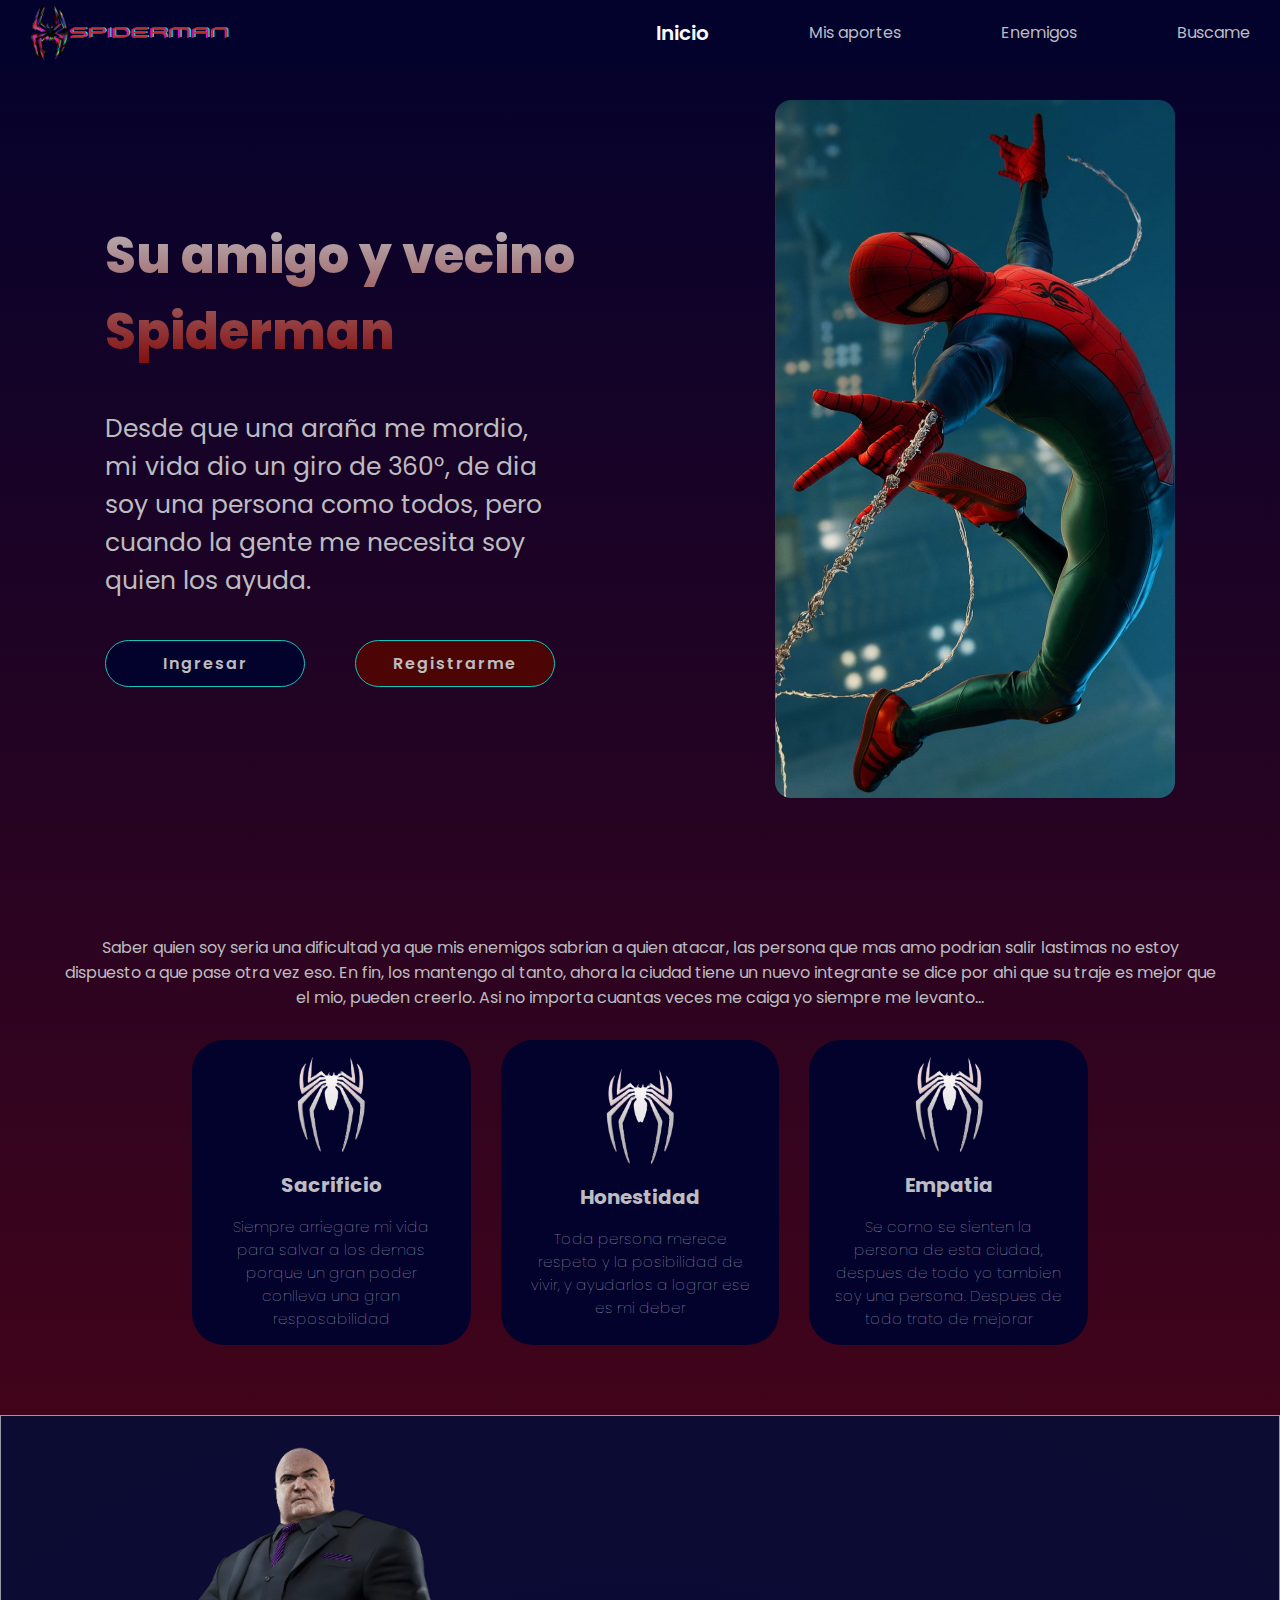
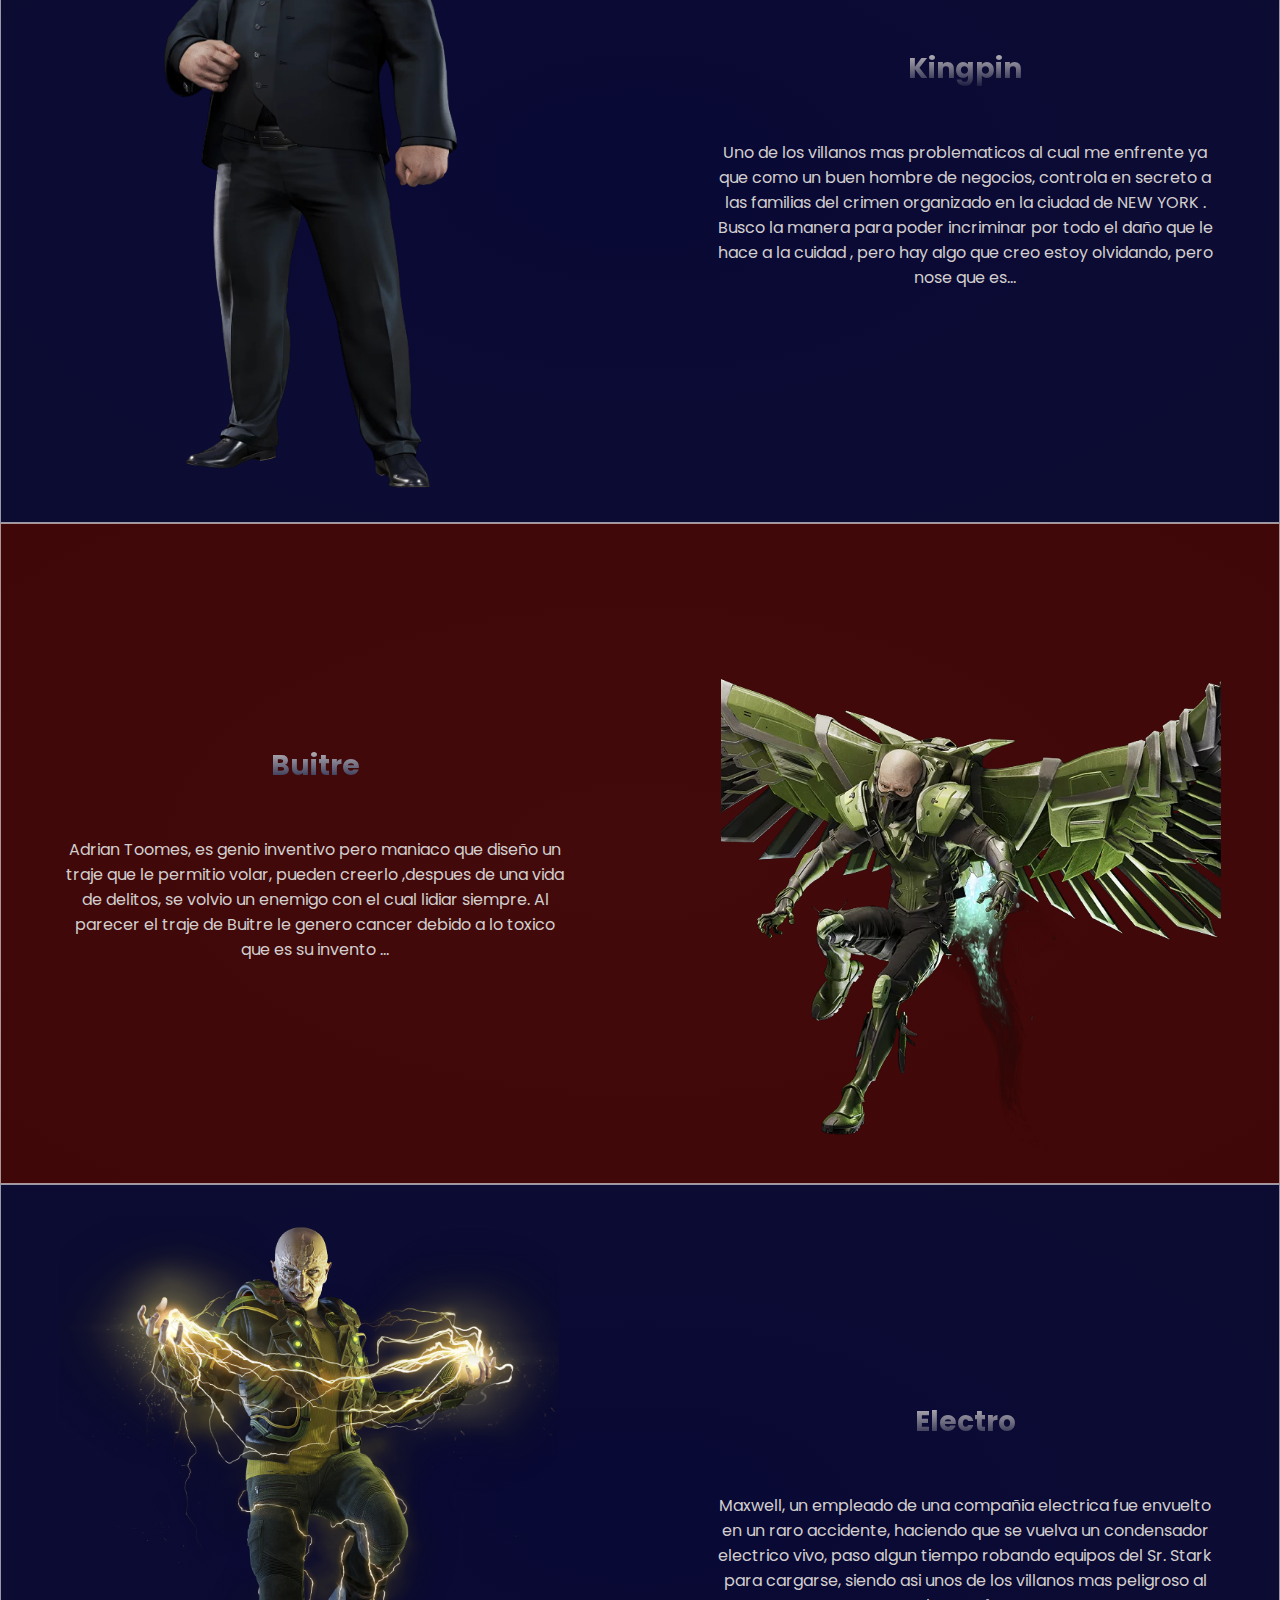
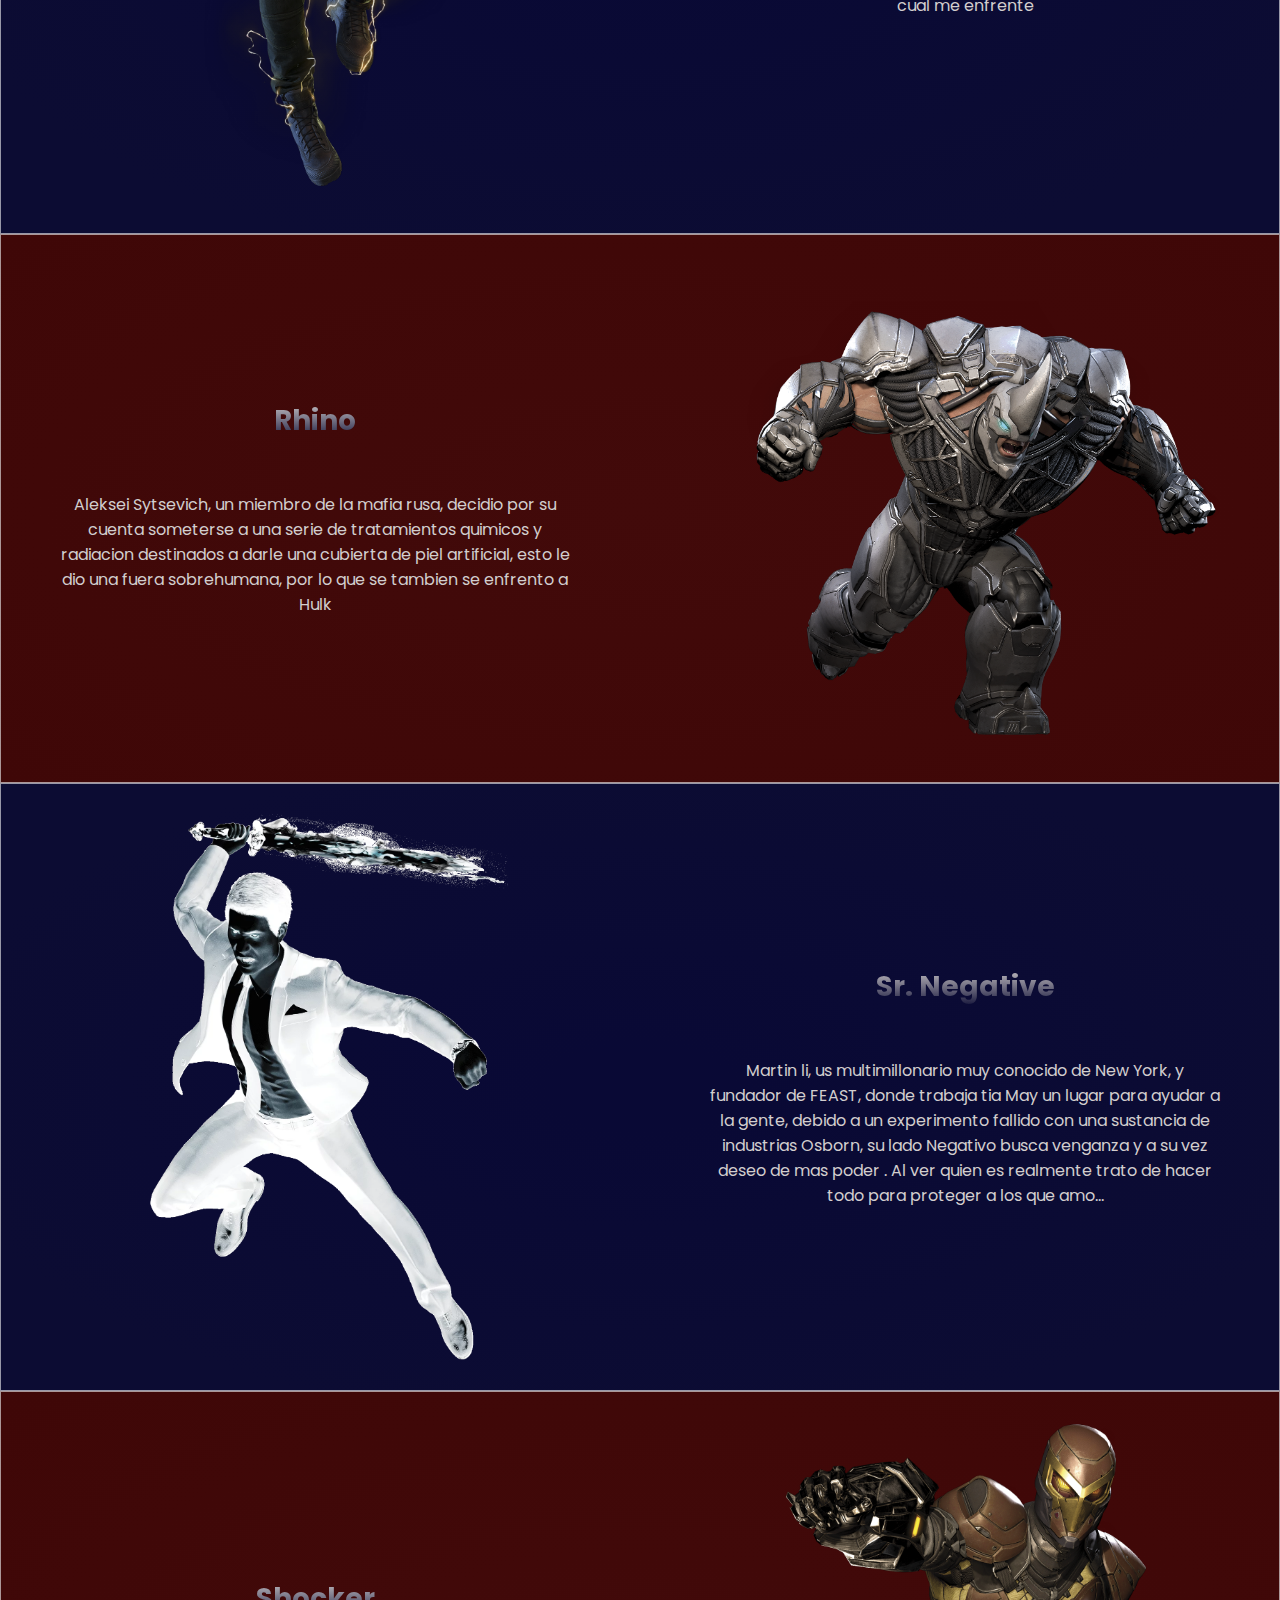
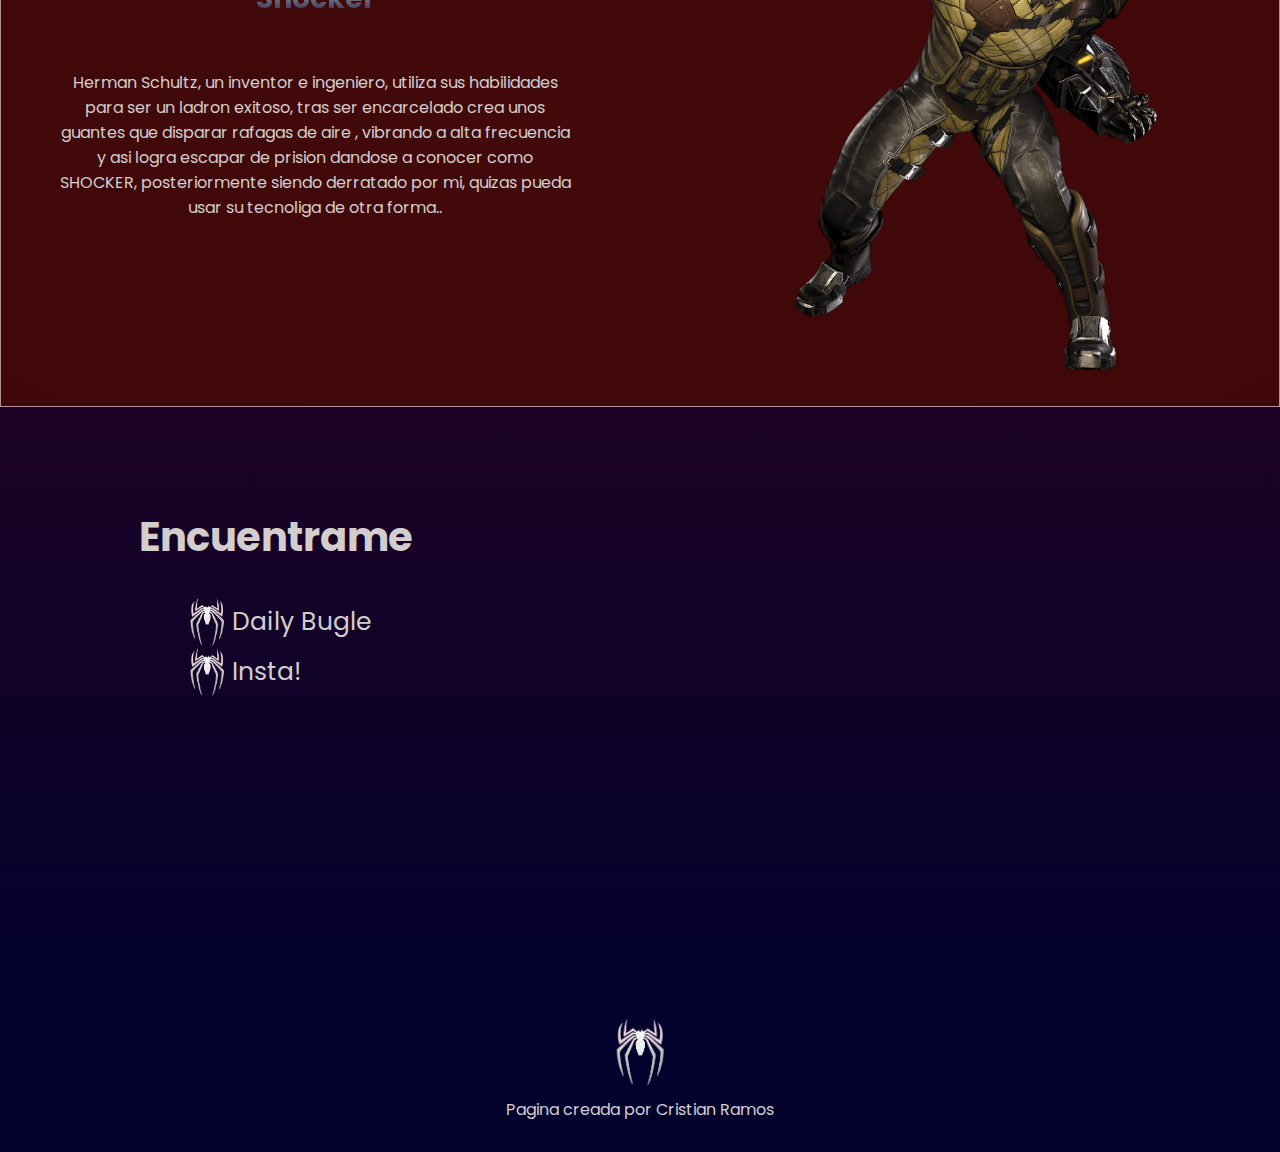
<file: index.html>
<!DOCTYPE html>
<html lang="en">
<head>
    <meta charset="UTF-8">
    <meta name="viewport" content="width=device-width, initial-scale=1.0">
    <title>Spider Man</title>

    <link rel="apple-touch-icon" sizes="180x180" href="/assets/favicon/apple-touch-icon.png">
    <link rel="icon" type="image/png" sizes="32x32" href="/assets/favicon/favicon-32x32.png">
    <link rel="icon" type="image/png" sizes="16x16" href="/assets/favicon/favicon-16x16.png">
    <link rel="manifest" href="/assets/favicon/site.webmanifest">

    <link rel="stylesheet" href="./assets/style.css">
    <link rel="stylesheet" href="./assets/mediaquares.css">
    <link rel="stylesheet" href="./assets/animaciones.css">
</head>
<body>
    <header class="header">

        <img src="./assets/img/spiderman.png" alt="logo" class="navbar__logo">

        <nav class="navbar">
            
            <input type="checkbox" class="toggle-menu" id="toggle-menu">
            <label for="toggle-menu" class="menu-label">
                <span class="menu-label-span-1">

                </span>
                <span class="menu-label-span-2">

                </span>
                <span class="menu-label-span-3">

                </span>
            </label>
            <ul class="navbar__list">
                <li><a href="#hero">Inicio</a></li>
                <li><a href="#benefit">Mis aportes</a></li>
                <li><a href="#enemies">Enemigos</a></li>
                <li><a href="#location">Buscame </a></li>
            </ul>

            <div class="overlay"></div>
        </nav>

    </header>

    <main class="main">

        <section id="hero">
            <div class="hero__home">
                <h1>Su amigo y vecino Spiderman</h1>
                <p>Desde que una araña me mordio, mi vida dio un giro de 360°, de dia soy una persona como todos, pero cuando la gente me necesita 
                    soy quien los ayuda. 
                </p>

                <div class="home__buttom">
                    <a href="./login.html" class="btn btn--login">Ingresar</a>
                    <a href="./register.html" class="btn btn--register">Registrarme</a>
                </div>

            </div>
            <div class="hero__spidy">
                <img src="./assets/img/spider cart.jpg" alt="spydi">
            </div>
        </section>

        <section id="about">
            <div>
                <p>Saber quien soy seria una dificultad ya que mis enemigos sabrian a quien atacar, las persona que mas amo podrian salir lastimas no estoy dispuesto a que pase otra vez eso. En fin, los mantengo al tanto, ahora la ciudad tiene un nuevo integrante se dice por ahi que su traje es mejor que el mio, pueden creerlo. Asi no importa cuantas veces me caiga yo siempre me levanto...</p>
            </div>
        </section>

        <section id="benefit">
            <div class="content">
                <div class="content--spidy">
                    <img src="./assets/img/Spiderman  benifit.png" alt="benefit">
                    <h3>Sacrificio</h3>
                    <p>Siempre arriegare mi vida para salvar a los demas porque un gran poder conlleva una gran resposabilidad</p>
                </div>
                <div class="content--spidy">
                    <img src="./assets/img/Spiderman  benifit.png" alt="benefit">
                    <h3>Honestidad</h3>
                    <p>Toda persona merece respeto y la posibilidad de vivir, y ayudarlos a lograr ese es mi deber</p>
                </div>
                <div class="content--spidy">
                    <img src="./assets/img/Spiderman  benifit.png" alt="benefit">
                    <h3>Empatia</h3>
                    <p>Se como se sienten la persona de esta ciudad, despues de todo yo tambien soy una persona. Despues de todo trato de mejorar</p>
                </div>
            </div>
        </section>
        
        <section id="enemies">
            <div class="villans">
                <div class="villans__cart kingpin">
                    <div class="villans__cart--info">
                        <h3>Kingpin</h3>
                        <p>Uno de los villanos mas problematicos al cual me enfrente
                            ya que como un buen hombre de negocios, controla en secreto
                            a las familias del crimen organizado en la ciudad de NEW YORK
                            . Busco la manera para poder incriminar por todo el daño que
                            le hace a la cuidad , pero hay algo que creo estoy olvidando, pero 
                            nose que es...
                        </p>
                    </div>
                    <img src="./assets/img/kingpin 2.png" alt="king">
                    
                </div>
                <div class="villans__cart buitre ">
                    <div class="villans__cart--info ">
                        <h3>Buitre</h3>
                        <p>Adrian Toomes, es genio inventivo pero maniaco que diseño un traje
                            que le permitio volar, pueden creerlo ,despues de una vida de delitos, se volvio 
                            un enemigo con el cual lidiar siempre. Al parecer el traje de Buitre le
                            genero cancer debido a lo toxico que es su invento ...
                        </p>
                    </div>
                    <img src="./assets/img/buitre 3.png" alt="vulture">
                    
                </div> 
                <div class="villans__cart electro">
                    <div class="villans__cart--info ">
                        <h3>Electro</h3>
                        <p>Maxwell, un empleado de una compañia electrica
                            fue envuelto en un raro accidente, haciendo que se vuelva
                            un condensador electrico vivo, paso algun tiempo robando equipos del 
                            Sr. Stark para cargarse, siendo asi unos de los villanos mas peligroso al cual me enfrente
                        </p>
                    </div>
                    <img src="./assets/img/electro 2.png" alt="elec">
                    
                </div>
                <div class="villans__cart rhino">
                    <div class="villans__cart--info">
                        <h3>Rhino</h3>
                        <p>Aleksei Sytsevich, un miembro de la mafia rusa, decidio por su cuenta
                            someterse a una serie de tratamientos quimicos y radiacion destinados 
                            a darle una cubierta de piel artificial, esto le dio una fuera sobrehumana, por lo
                            que se tambien se enfrento a Hulk 
                        </p>
                    </div>
                    <img src="./assets/img/rhino 2.png" alt="rino">
                    
                </div>
                <div class="villans__cart negative">
                    <div class="villans__cart--info">
                        <h3>Sr. Negative</h3>
                        <p>Martin li, us multimillonario muy conocido de New York, y fundador de FEAST, donde trabaja 
                            tia May un lugar para ayudar a la gente, debido a un experimento fallido con una sustancia de 
                            industrias Osborn, su lado Negativo busca venganza y a su vez deseo de mas poder
                            . Al ver quien es realmente trato de hacer todo para proteger a los que amo...
                        </p>
                    </div>
                    <img src="./assets/img/negative 2.png" alt="negat">
                    
                </div>
                <div class="villans__cart shocker">
                    <div class="villans__cart--info">
                        <h3>Shocker</h3>
                        <p>Herman Schultz, un inventor e ingeniero,  utiliza sus habilidades para ser un ladron
                            exitoso, tras ser encarcelado crea unos guantes que disparar rafagas de aire 
                            , vibrando a alta frecuencia y asi logra escapar de prision dandose a conocer
                            como SHOCKER, posteriormente siendo derratado por mi, quizas pueda usar su tecnoliga de 
                            otra forma..
                        </p>
                    </div>
                    <img src="./assets/img/shoquer 2.png" alt="choquer">
                    
                </div>
            </div>
        </section>

        <section id="location">

            <div class="follow">
                <h3>Encuentrame</h3>
                <div class="followme">
                    
                    <div class="followme--location">
                        <img src="./assets/img/Spiderman  benifit.png" alt="spidi">
                        <a href="#">Daily Bugle</a>
                    </div>
                    <div class="followme--location">
                        <img src="./assets/img/Spiderman  benifit.png" alt="spidi">
                        <a href="#">Insta!</a>
                    </div>

                </div>    
            </div>
            <iframe src="https://www.google.com/maps/embed?pb=!1m18!1m12!1m3!1d193595.2527999406!2d-74.14448771969894!3d40.697631233373556!2m3!1f0!2f0!3f0!3m2!1i1024!2i768!4f13.1!3m3!1m2!1s0x89c24fa5d33f083b%3A0xc80b8f06e177fe62!2sNueva%20York%2C%20EE.%20UU.!5e0!3m2!1ses-419!2sar!4v1690856951949!5m2!1ses-419!2sar" width="600" height="450" style="border:0;" allowfullscreen="" loading="lazy" referrerpolicy="no-referrer-when-downgrade"></iframe>
        </section>
    </main>

    <footer class="footer">
        <div class="footer__spidy">
            <img src="./assets/img/Spiderman  benifit.png" alt="">
            <p>Pagina creada por Cristian Ramos</p>
        </div>
    </footer>
</body>
</html>
</file>
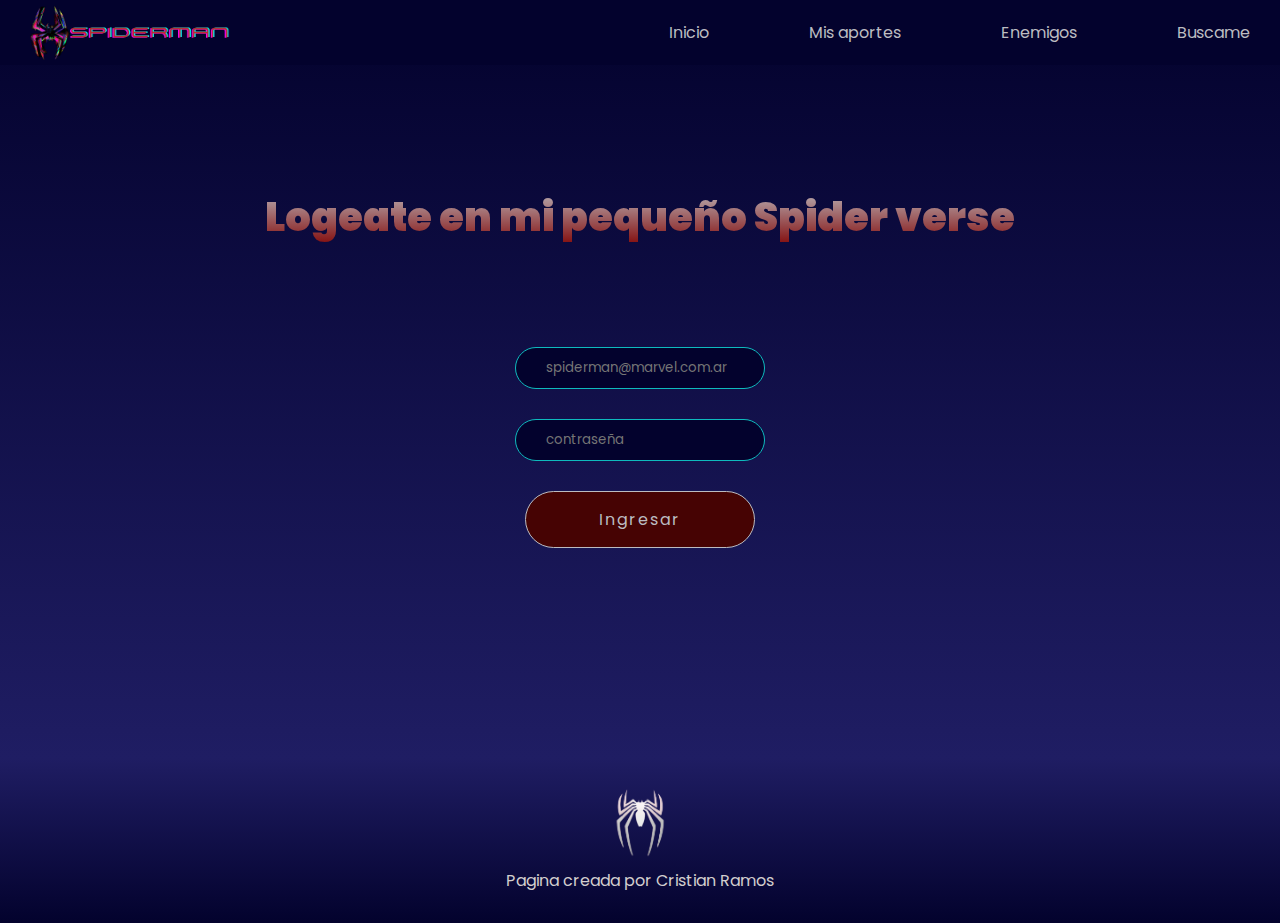
<file: login.html>
<!DOCTYPE html>
<html lang="en">
<head>
    <meta charset="UTF-8">
    <meta name="viewport" content="width=device-width, initial-scale=1.0">
    <title>Logeate rey</title>
    <link rel="stylesheet" href="assets/login.css">
    <link rel="stylesheet" href="./assets/mediaquares.css">
    <link rel="stylesheet" href="./assets/animaciones.css">

    <link rel="apple-touch-icon" sizes="180x180" href="/assets/favicon/apple-touch-icon.png">
    <link rel="icon" type="image/png" sizes="32x32" href="/assets/favicon/favicon-32x32.png">
    <link rel="icon" type="image/png" sizes="16x16" href="/assets/favicon/favicon-16x16.png">
    <link rel="manifest" href="/assets/favicon/site.webmanifest">
    
</head>
<body>
    <header class="header">

        <img src="./assets/img/spiderman.png" alt="logo" class="navbar__logo">

        <nav class="navbar">
            
            <input type="checkbox" class="toggle-menu" id="toggle-menu">
            <label for="toggle-menu" class="menu-label">
                <span class="menu-label-span-1">

                </span>
                <span class="menu-label-span-2">

                </span>
                <span class="menu-label-span-3">

                </span>
            </label>
            <ul class="navbar__list">
                <li><a href="https://integrador-01-pi.vercel.app/#hero">Inicio</a></li>
                <li><a href="https://integrador-01-pi.vercel.app/#benefit">Mis aportes</a></li>
                <li><a href="https://integrador-01-pi.vercel.app/#enemies">Enemigos</a></li>
                <li><a href="https://integrador-01-pi.vercel.app/#location">Buscame </a></li>
            </ul>

            <div class="overlay"></div>
        </nav>

    </header>
    <main class="main__login">
        <section class="login">
            <h1>Logeate en mi pequeño Spider verse</h1>

            <form class="login__menu">

                <input type="email" placeholder="spiderman@marvel.com.ar" class="log">
                <input type="password" placeholder="contraseña" class="password">
                
                <a href="./index.html">Ingresar</a>
            </form>
        </section>
    </main>
    
    <footer class="footer__login">
        <div class="footer__spidy--login">
            <img src="./assets/img/Spiderman  benifit.png" alt="">
            <p>Pagina creada por Cristian Ramos</p>
        </div>
    </footer>
</body>
</html>
</file>
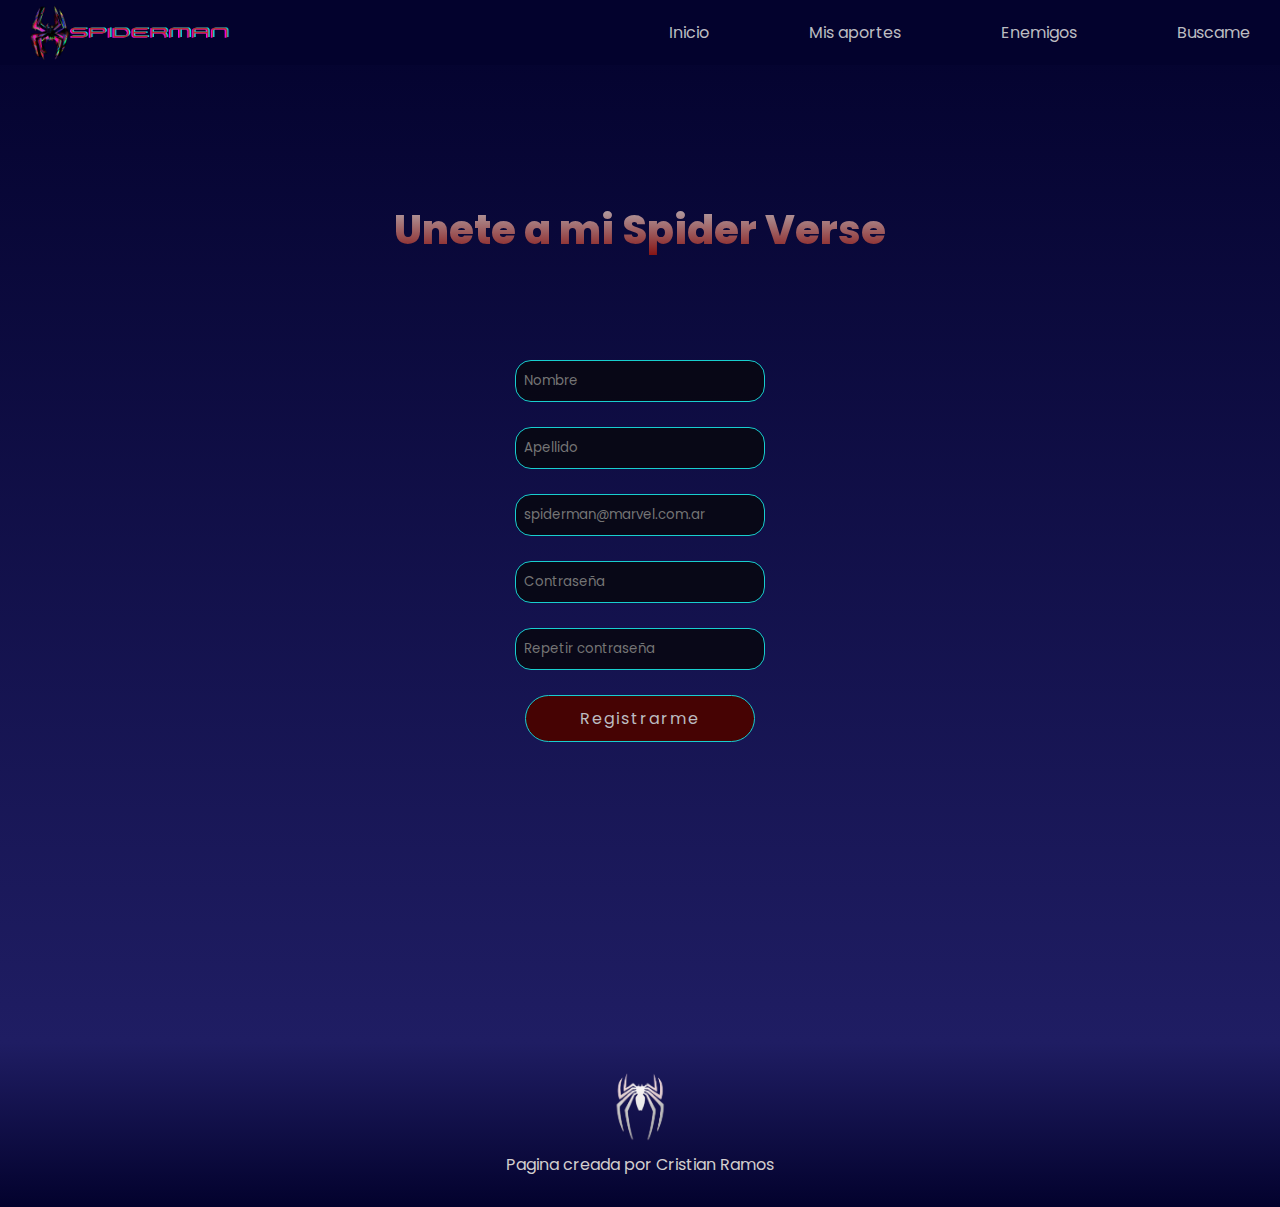
<file: register.html>
<!DOCTYPE html>
<html lang="en">
<head>
    <meta charset="UTF-8">
    <meta name="viewport" content="width=device-width, initial-scale=1.0">
    <title>Registrate rey</title>
    <link rel="stylesheet" href="./assets/register.css">
    <link rel="stylesheet" href="./assets/mediaquares.css">
    <link rel="stylesheet" href="./assets/animaciones.css">

    <link rel="apple-touch-icon" sizes="180x180" href="/assets/favicon/apple-touch-icon.png">
    <link rel="icon" type="image/png" sizes="32x32" href="/assets/favicon/favicon-32x32.png">
    <link rel="icon" type="image/png" sizes="16x16" href="/assets/favicon/favicon-16x16.png">
    <link rel="manifest" href="/assets/favicon/site.webmanifest">
    
</head>
<body>
    <header class="header">

        <img src="./assets/img/spiderman.png" alt="logo" class="navbar__logo">

        <nav class="navbar">
            
            <input type="checkbox" class="toggle-menu" id="toggle-menu">
            <label for="toggle-menu" class="menu-label">
                <span class="menu-label-span-1">

                </span>
                <span class="menu-label-span-2">

                </span>
                <span class="menu-label-span-3">

                </span>
            </label>
            <ul class="navbar__list">
                <li><a href="https://integrador-01-pi.vercel.app/#hero">Inicio</a></li>
                <li><a href="https://integrador-01-pi.vercel.app/#benefit">Mis aportes</a></li>
                <li><a href="https://integrador-01-pi.vercel.app/#enemies">Enemigos</a></li>
                <li><a href="https://integrador-01-pi.vercel.app/#location">Buscame </a></li>
            </ul>

            <div class="overlay"></div>
        </nav>

    </header>
    <main class="main__register">
        
        <h1>Unete a mi Spider Verse</h1>
        <form class="register">

            <div class="register__box">

                <input type="text" placeholder="Nombre" id="nombre-register">


                <input type="text" placeholder="Apellido" id="apellido-register">


                <input type="email" placeholder="spiderman@marvel.com.ar" id="mail-register">


                <input type="password" placeholder="Contraseña" id="pass-register">


                <input type="password" placeholder="Repetir contraseña" id="pass-2-register">

                <a href="./index.html">Registrarme</a>

            </div>
        </form>
    </main>
    <footer class="footer__register">
        <div class="footer__spidy--register">
            <img src="./assets/img/Spiderman  benifit.png" alt="">
            <p>Pagina creada por Cristian Ramos</p>
        </div>
    </footer>
</body>
</html>
</file>
<file: assets/style.css>
@import url("https://fonts.googleapis.com/css2?family=Montserrat:wght@300;400;600;700;800;900&family=Poppins:wght@300;400;500;600;700;800&display=swap");


*{
    margin: 0;
    padding: 0;
    box-sizing: border-box;
    text-decoration: none;
    list-style-type: none;
    font-family: "Poppins", sans-serif;
}
body{
    overflow-x: hidden;
}
.header{
    display: flex;
    justify-content: space-between;
    align-items: center;
    padding: 5px 30px 5px 30px;
    width: 100%;
    background: #03022d;
    height: 65px;
    position: fixed;
    z-index: 2;
}

.navbar__logo{
    width: 200px;
}

.navbar,
.navbar__list{
    display: flex;
    justify-content: center;
    align-items: center;
    gap: 100px;
}

.navbar__list li:first-child>a{
    font-size: 20px;
    color: #fbfbff;
    font-weight: 600;
}

.navbar__list a{
    color: #bcbcc1;
}

#toggle-menu,
.menu-label{
    display: none;
}

.main{ 
    display: flex;
    flex-direction: column;
    justify-content: center;
    align-items: center;
    background: linear-gradient(#03022d,#810606,#03022d);
}

#hero{
    display: flex;
    justify-content: center;
    align-items: center;
    gap: 30px;
    padding: 100px 0;
}

.hero__home{
    display: flex;
    flex-direction: column;
    width: 50%;
    gap: 40px; 
}

.hero__home h1{
    font-size: 50px;
    font-weight: 800;
    background: linear-gradient(#bcbcc1,#810606);
    color: transparent;
    background-clip: text;
    -webkit-background-clip: text; 
}

.hero__home p{
    width: 70%;
    font-size: 25px;
    color: #bcbcc1;
}

.home__buttom{
    display: flex;
    flex-direction: row;
    gap: 50px;
}

.btn{
    padding: 10px;
    text-align: center;
    color: #bcbcc1;
    width: 200px;
    letter-spacing: 2px;
    font-weight: 600;
    transition: all 0.7s ease-out;

}

.btn--login{
    background: #03022d;
    border-radius: 2rem;
    border: 1px solid #11c7bb;
}

.btn--register{
    background: #4c0404;
    border-radius: 2rem;
    border: 1px solid #11c7bb;
    
}

.hero__spidy img{
    width: 400px;
    border-radius: 1rem;
}

#about{
    display: flex;
    align-items: center;
    justify-content: center;
    width: 90%;
    padding: 30px 0;
    max-width: 1200px;
    text-align: center;
    color: #bcbcc1;
}

#benefit{
    color: #bcbcc1;
    display: flex;
    justify-content: center;
    align-items: center;
}

.content{
    display: flex;
    flex-direction: row;
    justify-content: center;
    gap: 30px;
    max-width: 70%;
}

.content--spidy{
    display: flex;
    flex-direction: column;
    justify-content: center;
    align-items: center;
    text-align: center;
    gap: 15px;
    background: #03022d;
    padding: 15px 25px 15px 25px;
    border-radius: 2rem;
    width: 60%;
    transition: all 0.7s ease-out;

}

.content--spidy img{
    width: 100px;
}

.content--spidy h3{
    font-size: 20px;
    font-weight: 700;
}

.content--spidy p{
    font-size: 15px;
    font-weight: 60;
}

.villans {
    display: flex;
    flex-direction: column;
    padding: 70px 0;
}

.villans__cart img{
    width: 500px;
}

.villans__cart{
    display: flex;
    justify-content: center;
    align-items: center;
    gap: 150px;
    animation: scale2 1.2s ease-out forwards;
    border: 1px solid #ececeea0;
}

.villans__cart--info{
    display: flex;
    flex-direction: column;
    justify-content: center;
    align-items:center;
    gap: 50px;
    max-width: 40%;
}

.villans__cart--info h3{
    background: linear-gradient(#d2cece,#0c0c33);
    color: transparent;
    background-clip: text;
    -webkit-background-clip: text;
    font-size: 28px;
}

.villans__cart--info p{
    color: #d2cece;
    text-align: center;
}

/* VILLANS */

.kingpin{
    background: radial-gradient(#090935 10%,#0c0c33 80%);
    padding: 30px 0px;
}

.buitre{
    background:radial-gradient(#420a0a,#3f0707);
    padding: 30px 0px;
    width: 100%;
}

.electro{
    background: radial-gradient(#090935 10%,#0c0c33 80%);
    padding: 30px 0px;
    width: 100%;
}

.rhino{
    background:radial-gradient(#420a0a,#3f0707);
    padding: 30px 0px;
    width: 100%;
}

.negative{
    background: radial-gradient(#090935 10%,#0c0c33 80%);
    padding: 30px 0px;
    width: 100%;
}

.shocker{
    background:radial-gradient(#420a0a,#3f0707);
    padding: 30px 0px;
    width: 100%;
}

.kingpin>.villans__cart--info,
.electro>.villans__cart--info,
.negative>.villans__cart--info{
    order: 2;
}

#location{
    display: flex;
    justify-content: space-around;
    padding: 30px 0;
    width: 100%;
    
}

iframe{
    width: 450px;
    border-radius:  2rem;
}

.follow{
    display: flex;
    flex-direction: column;
    justify-content: flex-start;
    align-items: center;
    gap: 30px;
}

.follow h3{
    font-size: 40px;
    color: #d2cece;
}

.followme a{
    color: #d2cece;
}

.followme--location{
    display: flex;
    justify-content: flex-start;
    align-items: center; 
    font-size: 25px;
}

.followme--location img{
    width: 50px;
}

.footer{
    background-color: #03022d;
}

.footer__spidy img{
    width: 70px;
}

.footer__spidy p{
    color: #d2cece;
}

.footer__spidy{
    display: flex;
    flex-direction: column;
    justify-content: center;
    align-items: center;
    padding: 30px 0;
    gap: 10px;
}
</file>
<file: assets/mediaquares.css>
@media (max-width:1250px){
    .hero__spidy img {
        width: 350px;
    }

    .villans__cart {
        display: flex;
        justify-content: space-around;
        gap: 10px;
    }
}

@media (max-width:992px) {

    .navbar{
        gap: 10px;

    }

    .navbar__list{
        position: absolute;
        top: 65px;
        left: 5%;
        right: 5%;
        width: 90%;
        flex-direction: column;
        background: #03022d;
        border: 2px solid var(--primary);
        border-top: none;
        border-radius: 0px 0px 15px 15px;
        align-items: flex-start;
        gap: 25px;
        padding:  45px 30px;
        z-index: 2;
        transform: translateX(200%);
        transition: all 0.4s ease;
    }

    .menu-label{
        display: flex;
        flex-direction: column;
        align-items: flex-end;
        gap: 5px;
        cursor:pointer;
        order: 2;
        position: relative;
    }

    .menu-label span{
        transition: transform 0.3s ease;
    }
    
    .menu-label-span-1 {
        
        width: 25px;
        height: 1.5px;
        background: #ceb3b3;
    }

    .menu-label-span-2{
        width: 15px;
        height: 1.5px;
        background: #ceb3b3;
    }

    .menu-label-span-3{
        width: 5px;
        height: 1.5px;
        background: #ceb3b3;
    }

    #toggle-menu:checked ~ .navbar__list{
        transform: translateX(0);
    }

    
    #toggle-menu:checked ~ .menu-label>.menu-label-span-1{
        position: absolute;
        bottom: -4px;
        left: -15px;
        width: 15px;
        transform: rotate(90deg);
    }

    #toggle-menu:checked ~ .menu-label>.menu-label-span-2{
        position: absolute;
        bottom: -9px;
        left: -17px;
        width: 5px;
        transform: rotate(90deg);
    }
    

    #toggle-menu:checked ~ .menu-label>.menu-label-span-3{
        position: absolute;
        bottom: 1px;
        left: -13px;
        width: 25px;
        transform: rotate(90deg);
    }

    /* Style CSS */

    .hero__home h1{
        font-size: 40px;
    }

    .hero__home p{
        font-size: 25px;
    }
    
    .hero__spidy img{
        width: 300px;
    }
    
    .villans__cart img{
        width: 300px;
    }

    iframe{
        width: 40%;
    }
}    

@media (max-width:792px) {
    
    #hero{
        width: 100%;
        display: flex;
        flex-direction: column;
        justify-content: center; 
        gap: 50px;
    }

    .hero__home{
        display: flex;
        flex-direction: column;
        justify-content: center;
        align-items: center;
        text-align: center;
        width: 100%;
        
    }

    .content{
        display: flex;
        flex-wrap: wrap;
    }
    
    .content--spidy{
        width: 40%;
        display: flex;
        flex-direction: column;
        gap: 8px;
    }

    .content--spidy p{
        font-size: 13px;
    }

    .content--spidy img{
        width: 30%;
    }

    .hero__home h1{
    font-size: 40px;
    }

    .hero__home p{
    font-size: 20px;
    }

    .villans__cart{
        gap: 30px;
    }

    .villans__cart img {
        width: 240px;
    }

    .follow h3 {
        font-size: 35px;
    }

    .followme--location a {
        font-size: 25px;
    }

    iframe{
        max-height: 300px;
        
    }

    /* Login CSS */

    .login{
        padding: 100px 30px;
        gap: 30px;
    }

    .login__menu {
        padding: 30px 0;
    }
    .login h1 {
        text-align: center;
    }

}

@media (max-width:596px) {

    .hero__home h1{
        font-size: 35px;
        text-align: center;
    }

    .hero__spidy{
        display: none;
    }

    .content{
        display: flex;
        flex-direction: column;
        width: 100%;
    }

    .content--spidy{
        width: 100%;
        height: 200px;
        padding: 10px;
        display: flex;
        flex-direction: column;
        gap: 8px;
    }

    .content--spidy img{
        width: 40px;
    }

    .content--spidy h3{
        font-size: 17px;
    }

    .villans__cart{
        display: flex;
        flex-direction: column;
        width: 100%;
        
    }

    .villans__cart img{
        width: 200px;
    }

    .villans__cart--info {
        display: flex;
        flex-direction: column;
        max-width: 590px;
        width: 100%;
    }
    .villans__cart--info p{
        font-size: 15px;
        width: 70%;
    }

    .buitre>.villans__cart--info,
    .rhino>.villans__cart--info,
    .shocker>.villans__cart--info{
    order: 2;
    }

    .follow h3{
        font-size: 30px;
    }

    .followme--location a{
        font-size: 23px;
    }

    .followme--location img {
        width: 40px;
    }

    /* Register CSS */
    
    .main__register{
        padding: 100px 0;
        display: flex;
        flex-direction: column;
        gap: 5px;
    }

    .main__register h1{
        text-align: center;
    }

    .register{
        padding: 30px 0;
    }

}

@media (max-width:480px) {

    .content--spidy{
        display: flex;
        flex-direction: column;
        gap: 3px;
    }

    .content--spidy img{
        width: 40px;
    }

    .content--spidy h3{
        font-size: 16px;
    }

    .content--spidy p{
        font-size: 13px;
    }

    .btn{
        max-width: 140px;
    }
    
    #about{
        font-size: 15px;
    }

    #location{
        display: flex;
        flex-direction: column;
        justify-content: center;
        align-items: center;
        gap: 9px;
    }

    .follow h3{
        font-size: 32px;
    }

    .followme--location a {
        font-size: 25px;
    }

    iframe{
        height: 200px;
        width: 300px;
    }

    /* Register CSS */

    .main__register h1{
        text-align: center;
    }

}

@media (max-width:370px) {
    #location{
        padding:0 15px 40px 15px;
        display: flex;
        flex-direction: column;
        justify-content: center;
        align-items: center;
    }
    .hero__home h1{
        font-size: 30px;
        text-align: center;
        padding: 0 2px;
    }
    .hero__home p{
        font-size: 18px;
        font-weight: 400;
    }

    .home__buttom{
        display: flex;
        flex-direction: column;
        gap: 10px;
    }

    .content{
        display: flex;
        flex-direction: column;
    }

    .content--spidy{
        display: flex;
        flex-direction: column;
        gap: 5px;
        padding: 10px ;
    }
    .content--spidy p{
        font-size: 13px;
    }

    .content--spidy h3{
        font-size: 16px;
    }

    .content--spidy img{
        width: 35px;
    }

    .followme--location a{
        font-size: 18px;
    }

    .follow h3 {
        font-size: 23px;
    }

    iframe{
        height: 150px;
        width: 200px;
    }

    .footer__spidy img{
        width: 50px;
    }

    /* Login CSS */

    .header img{
        width: 150px;
    }

    .login h1{
        font-size: 30px;
    }

    .login__menu a,
    .login__menu input{
        width: 200px;
    }

    .footer__spidy--login p{
        padding: 5px;
        text-align: center;
    }

    /* Register CSS */

    .main__register h1{
        font-size: 35px;
    }
    .register__box a,
    .register__box input{
        width: 200px;
    }

    .footer__spidy--register p{
        padding: 5px;
        text-align: center;
    }
}

@media (max-width:282px) {
    .header img{
        width:  150px;
    }

    .content--spidy{
        padding: 10px;
    }

    .content--spidy img{
    width: 30px;
    }
    .content--spidy h3{
    font-size: 15px;
    }
    .content--spidy p{
    font-size: 12px;
    }

    #location{
        display: flex;
        flex-direction: column; gap: 20px;
        justify-content: center;
        align-items: center;
    }

    .followme--location a{
        font-size: 15px;
    }

    .footer__spidy p{
        text-align: center;
        padding: 10px ;
    }
}
</file>
<file: assets/animaciones.css>
html{
    scroll-behavior: smooth;
    scroll-padding-top: 65px;
}

.navbar__list li{
    position: relative;
    padding: 0;
}

.navbar__list li a::after{
    content: "";
    height: 2px;
    width: 100%;
    background: #ececee;
    position: absolute;
    bottom: 0;
    left: 0;
    transform: scaleX(0);
    transform-origin: bottom right;
    transition: transform 0.15s ease;
}

.navbar__list li a:hover::after {
    transform-origin: bottom left;
    transform: scaleX(1);
}

/* KEYFRAMES */

@keyframes fade{
    from{
        opacity: 0;
    }
    to{
        opacity: 1;
    }
}

@keyframes slip-up{
    from{
        transform: translateY(100px)
    }
    to{
        transform: translateY(0);
    }
}

@keyframes slip-right{
    from{
        transform: translateX(100px);
    }
    to{
        transform: translateX(0);
    }
}

@keyframes scale{
    0%{
        transform: scale(1);
    }

    100%{
        transform: scale(1.030);
    }
}
@keyframes scale2{
    0%{
        transform: scale(1.030);
    }

    100%{
        transform: scale(1);
    }
}

/* Style CSS */

.overlay{
    position: absolute;
    top: 65px;
    left: 0;
    height: 100vh;
    width: 100%;
    z-index: 1;

    background: rgba(225, 255, 255, 0.05);
    box-shadow: 0 8px 32px 0 rgba(30, 40, 135, 0.4);
    backdrop-filter: blur(7px);
    -webkit-backdrop-filter: blur(7px);
    display: none;
}

#toggle-menu:checked ~ .overlay{
    display: block;
}


.hero__home h1{
    animation: fade 0.8s ease-in, slip-up 1.2s ease-out;
}
.hero__home p{
    animation: slip-up 1.4s ease-out;
}

.hero__spidy,
.btn {
    animation: slip-up 1.6s ease-out;
}

.btn:hover{
    border:  1px solid #ececec9d;
    box-shadow: 0 7px 50px 10px #0000006d;
    transform: scale(1.1);
    transition: all 0.4s ease-in-out;
}

.content--spidy:hover{
    border: 1px solid #ececeea0;
    box-shadow: 0 7px 50px 10px #0000006d;
    transform: scale(1.015);
    transition: all 0.7s ease;
    text-align: center;
}

.villans__cart:hover{
    animation: scale 1.2s ease-in forwards;
    border: 1px solid #ececeea0;
    box-shadow: 0 7px 50px 10px #0000006d;
}

.btn--login {
    transition: all 0.3s ease-out;
}

.btn--login:hover{
    background: #4c0404;
    transition: all 0.3s ease-in;
}

.btn--register {
    transition: all 0.3s ease-out;
}

.btn--register:hover {
    background: #03022d;
    transition: all 0.3s ease-in;
}

/* login CSS*/

.login h1{
    animation: fade 0.8s ease-in, slip-right 1s ease-in;
}

.log{
    animation: slip-right 1.3s ease-in-out
}

.password{
    animation: slip-right 1.6s ease-in-out
}

.login__menu a{
    animation: slip-right 1.9s ease-in-out
}

.log:hover,
.password:hover,
.login__menu a:hover{
    border:  1px solid #ececec9d;
    box-shadow: 0 7px 50px 10px #0000006d;
    transform: scale(1.1);
    transition: all 0.4s ease-in-out;
}


/* Register CSS */

.main__register h1{
    animation: fade 0.8s ease-in, slip-right 0.8s ease-in;
}

#nombre-register{
    animation: slip-right 1s ease-in-out;
}
#apellido-register{
    animation: slip-right 1.2s ease-in-out;
}
#mail-register{
    animation: slip-right 1.4s ease-in-out;
}
#pass-register{
    animation: slip-right 1.6s ease-in-out;
}
#pass-2-register{
    animation: slip-right 1.8s ease-in-out;
}

.register__box a{
    animation: slip-right 2s ease-in-out;
}

.register__box input:hover,
.register__box a:hover{
    border: 1px solid #ececec9d;
    box-shadow: 0 7px 50px 10px #0000006d;
    transform: scale(1.1);
    transition: all 0.4s ease-in-out;
}
</file>
<file: assets/login.css>
@import url("https://fonts.googleapis.com/css2?family=Montserrat:wght@300;400;600;700;800;900&family=Poppins:wght@300;400;500;600;700;800&display=swap");


*{
    margin: 0;
    padding: 0;
    box-sizing: border-box;
    text-decoration: none;
    list-style-type: none;
    font-family: "Poppins", sans-serif;
}

body{
    overflow-x: hidden;
}

.header{
    display: flex;
    justify-content: space-between;
    align-items: center;
    padding: 5px 30px 5px 30px;
    width: 100%;
    background: #03022d;
    height: 65px;
    position: fixed;
    z-index: 2;   
}
.navbar__logo{
    width: 200px;
}

.navbar,
.navbar__list{
    display: flex;
    justify-content: center;
    align-items: center;
    gap: 100px;
}

.navbar__list a{
    color: #bcbcc1;
}

#toggle-menu,
.menu-label{
    display: none;
}

.main__login{ 
    display: flex;
    flex-direction: column;
    justify-content: center;
    align-items: center;
    background: linear-gradient(#03022d,#1f1d63);
}

.login{
    display: flex;
    flex-direction: column;
    gap: 30px;
    padding: 187px 0;
    padding-bottom: 140px;
}

.login h1{
    background: linear-gradient(#bcbcc1,#810606);
    color: transparent;
    background-clip: text;
    -webkit-background-clip: text;
    font-size: 40px;
    font-weight: 1000;
    text-align: center;
}

.login__menu{
    display: flex;
    flex-direction: column;
    justify-content: center;
    align-items: center;
    gap: 30px;
    padding: 70px 0;
}

.login__menu input{
    color: #bcbcc1;
}

.password,
.log{
    padding: 10px 30px 10px 30px;
    background-color: #03022d;
    width: 250px;
    border-radius: 2rem;
    border: 1px solid #0ebabd;
}

.login__menu a{
    padding: 15px 8px;
    color: #bcbcc1;
    background: #460303;
    letter-spacing: 2px;
    border-radius: 2rem;
    width: 230px;
    text-align: center;
    border: 1px solid #bcbcc1;
    transition: all 0.4s ease-in-out;
}

.footer__login{
    background: linear-gradient(to top,#03022d,#1f1d63);
}

.footer__spidy--login img{
    width: 70px;
}

.footer__spidy--login p{
    color: #d2cece;
}

.footer__spidy--login{
    display: flex;
    flex-direction: column;
    justify-content: center;
    align-items: center;
    padding: 30px 0;
    gap: 10px;
}
</file>
<file: assets/register.css>
@import url("https://fonts.googleapis.com/css2?family=Montserrat:wght@300;400;600;700;800;900&family=Poppins:wght@300;400;500;600;700;800&display=swap");


*{
    margin: 0;
    padding: 0;
    box-sizing: border-box;
    text-decoration: none;
    list-style-type: none;
    font-family: "Poppins", sans-serif;
}

body{
    overflow-x: hidden;
}

.header{
    display: flex;
    justify-content: space-between;
    align-items: center;
    padding: 5px 30px 5px 30px;
    width: 100%;
    background: #03022d;
    height: 65px;
    position: fixed;
    z-index: 2;
}

.navbar__logo{
    width: 200px;
}

.navbar,
.navbar__list{
    display: flex;
    justify-content: center;
    align-items: center;
    gap: 100px;
}

.navbar__list a{
    color: #bcbcc1;
}

#toggle-menu,
.menu-label{
    display: none;
}


.main__register{ 
    padding: 200px 0;
    display: flex;
    flex-direction: column;
    justify-content: center;
    align-items: center;
    background: linear-gradient(#03022d,#1f1d63);
}

.main__register h1{

    font-size: 40px;
    font-weight: 800;
    background: linear-gradient(#bcbcc1,#810606);
    color: transparent;
    background-clip: text;
    -webkit-background-clip: text;
    
}

.register{
    padding: 100px 0;
    display: flex;
    flex-direction: column;
    justify-content: center;
    align-items: center;
}

.register__box{
    display: flex;
    flex-direction: column;
    justify-content: center;
    align-items: center;
    gap: 25px;
}

.register__box input{
    background: #07070ed8;
    padding: 10px 8px;
    border: 1px solid #18cece ;
    border-radius: 1rem;
    width: 250px;
    color: #bcbcc1;
    transition: all 0.4s ease-in-out;
}

.register__box a{
    color: #bcbcc1;
    padding: 10px 5px;
    background:#460303;
    width: 230px;
    letter-spacing: 2px;
    border-radius: 2rem;
    border: 1px solid #18cece;
    text-align: center;
    transition: all 0.4s ease-in-out;

}

.footer__register{
    background: linear-gradient(to top,#03022d,#1f1d63);
}

.footer__spidy--register img{
    width: 70px;
}

.footer__spidy--register p{
    color: #d2cece;
}

.footer__spidy--register{
    display: flex;
    flex-direction: column;
    justify-content: center;
    align-items: center;
    padding: 30px 0;
    gap: 10px;
}
</file>
